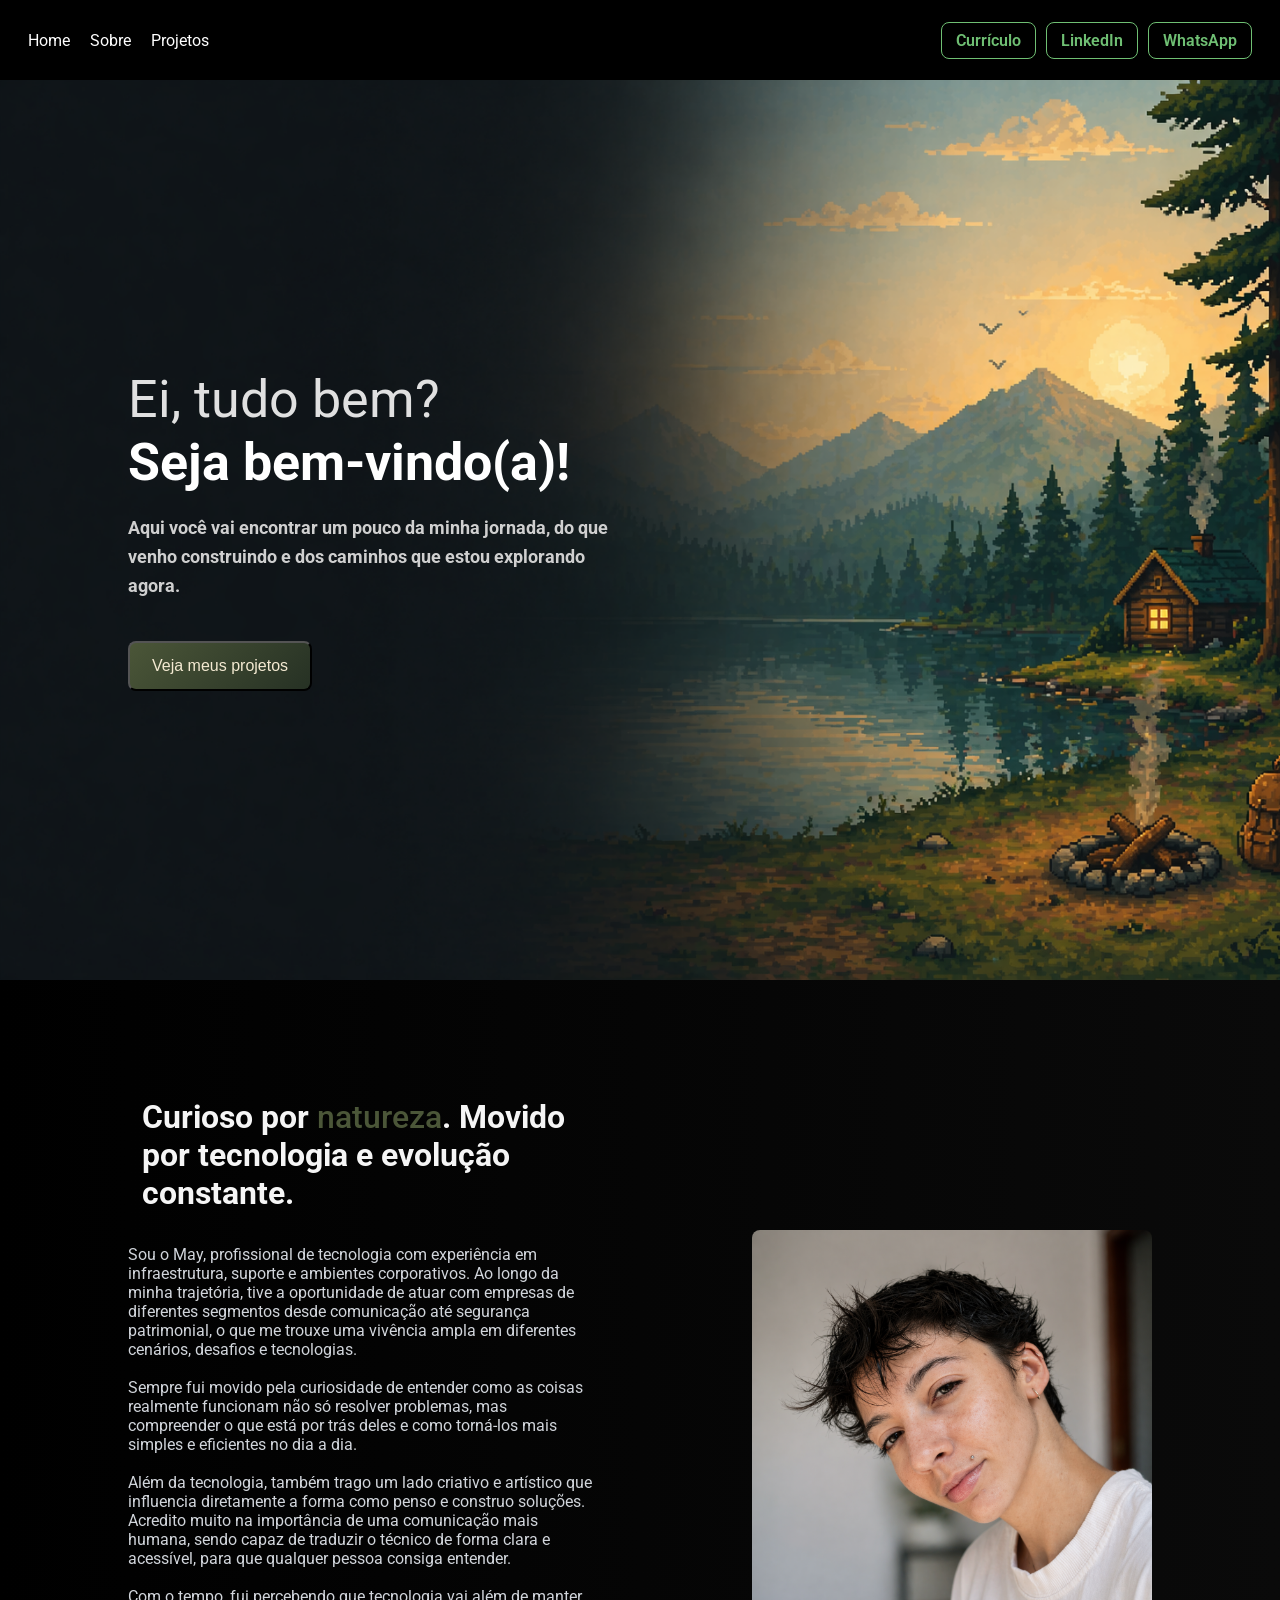
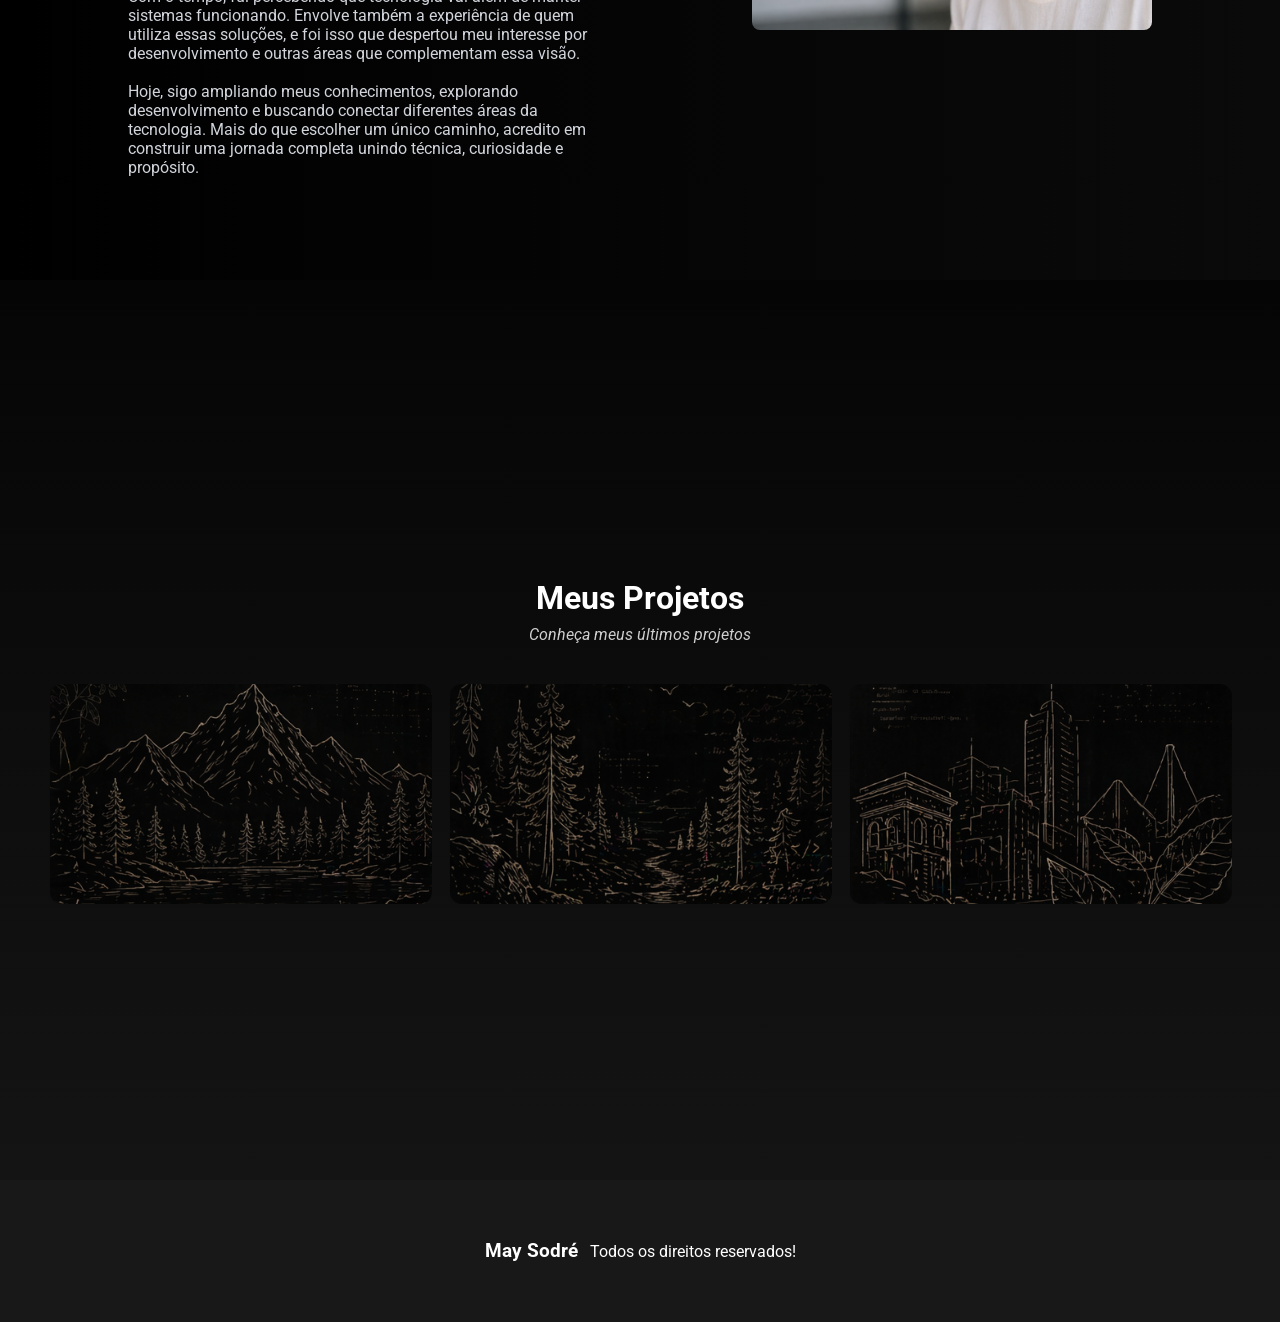
<file: index.html>
<!DOCTYPE html>
<html lang="pt-br">
<head>
    <meta charset="UTF-8">
    <meta name="viewport" content="width=device-width, initial-scale=1.0">
    <link rel="preconnect" href="https://fonts.googleapis.com">
<link rel="preconnect" href="https://fonts.gstatic.com" crossorigin>
<link href="https://fonts.googleapis.com/css2?family=DM+Sans:ital,opsz,wght@0,9..40,100..1000;1,9..40,100..1000&family=Roboto:ital,wght@0,100..900;1,100..900&display=swap" rel="stylesheet">
    <link rel="stylesheet" href="style.css">
    <title>May Sodré</title>
</head>

<body>
    <!--Inicio Header-->

    <nav class="nav">

    <!-- lado esquerdo -->
    <ul class="nav-list">
        <li><a href="#home">Home</a></li>
        <li><a href="#sobre">Sobre</a></li>
        <li><a href="#projetos">Projetos</a></li>
    </ul>

    <!-- lado direito -->
    <div class="contatos">
        <a href="curriculo/curriculo.html" class="action">Currículo</a>
        <a href="#" class="action">LinkedIn</a>
        <a href="#" class="action">WhatsApp</a>
    </div>

</nav>

    <!-- Fim Header -->

    <!-- Inicio Main-->

     <section id="home" class="main">
        <div>
            <h1>
                <span class="light">Ei, tudo bem?</span><br>
                <span class="strong">Seja bem-vindo(a)!</span>
            </h1>
            <h2>
                <p>Aqui você vai encontrar um pouco da minha jornada,
                do que venho construindo e dos caminhos que estou explorando agora.</p>
            </h2>
           
            <a href="#projetos">
                <button class="call-to-action">Veja meus projetos</button>
            </a>
        </div>
     </section>
     <!--Fim Main-->

     <!-- Inicio Sobre -->

    <section id="sobre" class="about">
        <div>
            <h2>Curioso por <span class="highlight">natureza</span>. Movido por tecnologia e evolução constante.</h2>
           
            <br>

            <p>
            Sou o May, profissional de tecnologia com experiência em infraestrutura,
            suporte e ambientes corporativos. Ao longo da minha trajetória, tive a oportunidade
            de atuar com empresas de diferentes segmentos desde comunicação até segurança
            patrimonial, o que me trouxe uma vivência ampla em diferentes cenários,
            desafios e tecnologias.
            </p>
            <br>
            <p>
            Sempre fui movido pela curiosidade de entender como as coisas realmente funcionam
            não só resolver problemas, mas compreender o que está por trás deles e como torná-los
            mais simples e eficientes no dia a dia.
            </p>
            <br>
            <p>
            Além da tecnologia, também trago um lado criativo e artístico que influencia diretamente
            a forma como penso e construo soluções. Acredito muito na importância de uma comunicação
            mais humana, sendo capaz de traduzir o técnico de forma clara e acessível, para que qualquer
            pessoa consiga entender.
            </p>
            <br>
            <p>
            Com o tempo, fui percebendo que tecnologia vai além de manter sistemas funcionando.
            Envolve também a experiência de quem utiliza essas soluções, e foi isso que despertou
            meu interesse por desenvolvimento e outras áreas que complementam essa visão.
            </p>
            <br>
            <p>
            Hoje, sigo ampliando meus conhecimentos, explorando desenvolvimento e buscando
            conectar diferentes áreas da tecnologia. Mais do que escolher um único caminho,
            acredito em construir uma jornada completa unindo técnica, curiosidade e propósito.
            </p>

        </div>

        <img src="imagens/portfolio/foto-perfil.png" alt="foto-perfil">

    </section>

    <!-- Fim sobre-->

    <!-- Inicio Projetos-->

   <section id="projetos" class="projects">
        <h2>Meus Projetos</h2>
        <p>Conheça meus últimos projetos</p>

        <div class="project-list">

            <a href="Projeto - Instagram/index.html" class="project-card">
                <img src="imagens/portfolio/projeto1.png" alt="Foto do primeiro projeto">

                <div class="overlay">

                    <h3>Sujeitogram</h3>

                    <p class="text-desktop">Projeto desenvolvido com foco em responsividade, inspirado no Instagram, mas adaptado para um conceito próprio: 
                    uma rede social voltada à divulgação de trabalhos artísticos, conectando diferentes formas de expressão como música, arte e cultura urbana.
                    
                    <br>
                    <br>
                    
                    Clique para visualizar! 
                </p>

                <p class="text-mobile">
                    Rede social conceitual para arte e cultura urbana.
                </p>

                </div>
            </a>

            <div class="project-card">
                <img src="imagens/portfolio/projeto2.png" alt="Foto projeto 2">

                <div class="overlay">
                    <h3>Em desenvolvimento</h3>
                    <p>Novas experiências estão tomando forma.</p>
                </div>
            </div>

            <div class="project-card">
                <img src="imagens/portfolio/projeto3.png" alt="Foto projeto 3">

                <div class="overlay">
                      <h3>Em desenvolvimento</h3>
                    <p>Novas experiências estão tomando forma.</p>
                </div>
            </div>

        </div>

          


    </section>
    <!-- Final Projetos-->
     
    <!-- Inicio Rodapé-->

    <footer> 
        <h3>
            <a href="#">May Sodré</a>
         </h3>
        <p>Todos os direitos reservados!</p>

    </footer>

    <!-- Fim Rodapé-->

</body>
</html>
</file>
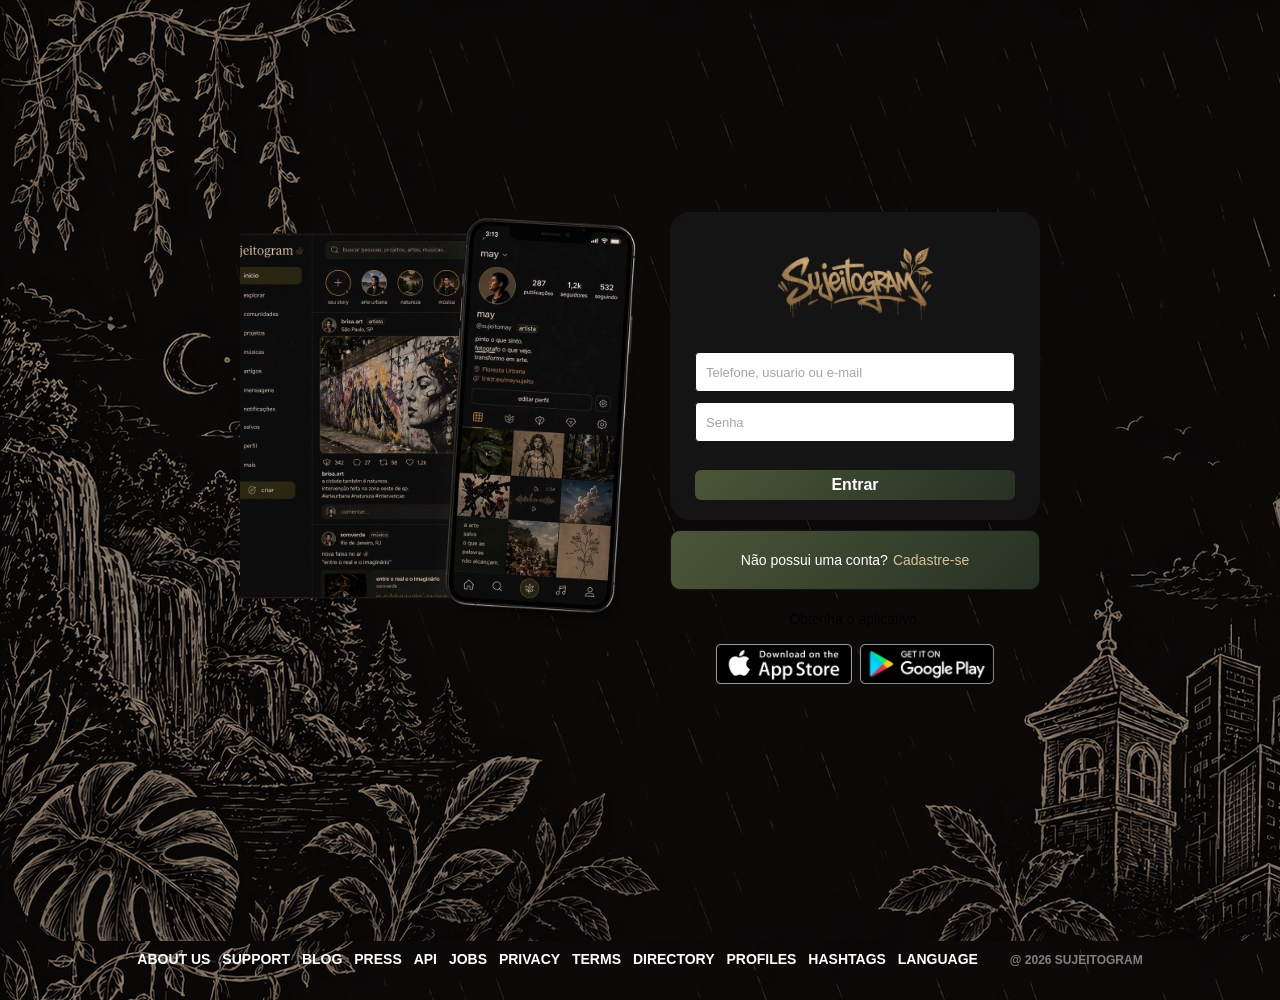
<file: Projeto - Instagram/index.html>
<!DOCTYPE html>
<html lang="pt-br">
<head>
    <meta charset="UTF-8">
    <meta name="viewport" content="width=device-width, initial-scale=1.0">
    <link rel="stylesheet" href="style.css">
    <title>Sujeitogram</title>
</head>
<body>
        <!-- AREA WRAPPER - QUE ENGLOBA TUDO-->
    <div id="wrapper">
        <!-- AREA CONTAINER -->
        <div id="container">
            <!-- Area esquerda-->
            <div class="column left"> 

                <div class="main"> </div>

            </div>

            <!--FIM DA AREA ESQUERDA-->

            <!-- Area direita-->
            <div class="column right">

                <div class="login-painel">

                    <div class="logo">
                        <img class="logo-img" src="assets/sujeitogram-logo.png" alt="logo do Sujeitogram">
                    </div>

                    <form>
                        <input placeholder="Telefone, usuario ou e-mail" type="text" name="username">
                        <input placeholder="Senha" type="password" name="password">
                        <br>
                        <input type="submit" value="Entrar">
                    </form>

                </div>
                <div class="infobox">
                    <p>Não possui uma conta? </p> <a href="cadastro.html"> Cadastre-se</a>
                </div>

                <div class="get-app-painel"> 
                    Obtenha o aplicativo.
                    <div class="app-buttons">
                        <a href="#">
                            <img src="assets/appstore.png" alt="Baixe na AppStore">
                        </a>
                        <a href="#">
                            <img src="assets/googleplay.png" alt="Baixe na googleplay">
                        </a>
                    </div>
                </div>
            </div>
            <!--FIM DA AREA ESQUERDA-->
        </div>
            <!--FIM DA AREA CONTAINER-->

            <!--INICIO RODAPE-->
        <footer>
            <div class="footer-inner">
                <a href="#">About us</a>
                <a href="#">Support</a>
                <a href="#">Blog</a>
                <a href="#">Press</a>
                <a href="#">API</a>
                <a href="#">Jobs</a>
                <a href="#">Privacy</a>
                <a href="#">Terms</a>
                <a href="#">Directory</a>
                <a href="#">Profiles</a>
                <a href="#">Hashtags</a>
                <a href="#">Language</a>
            <div class="text-small">@ 2026 Sujeitogram </div>
            </div>

        </footer>
    </div>
    
</body>
</html>
</file>
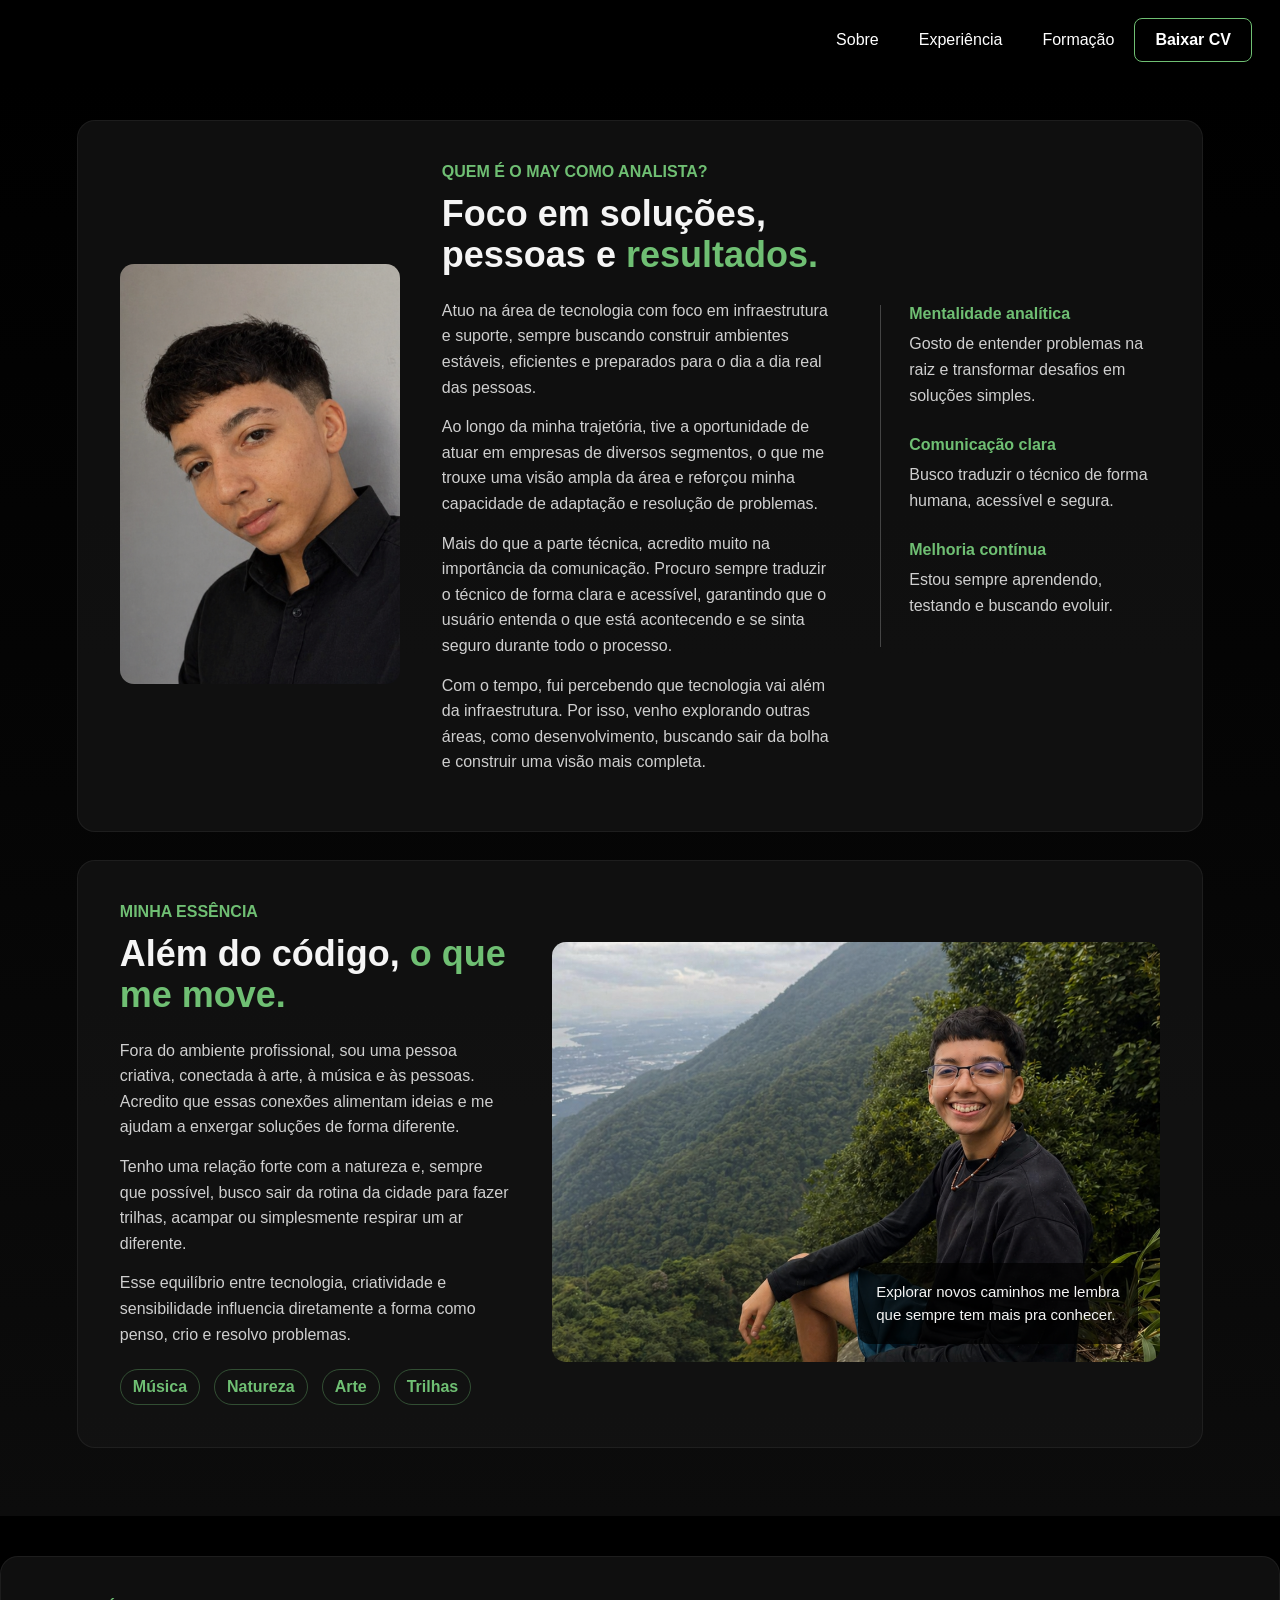
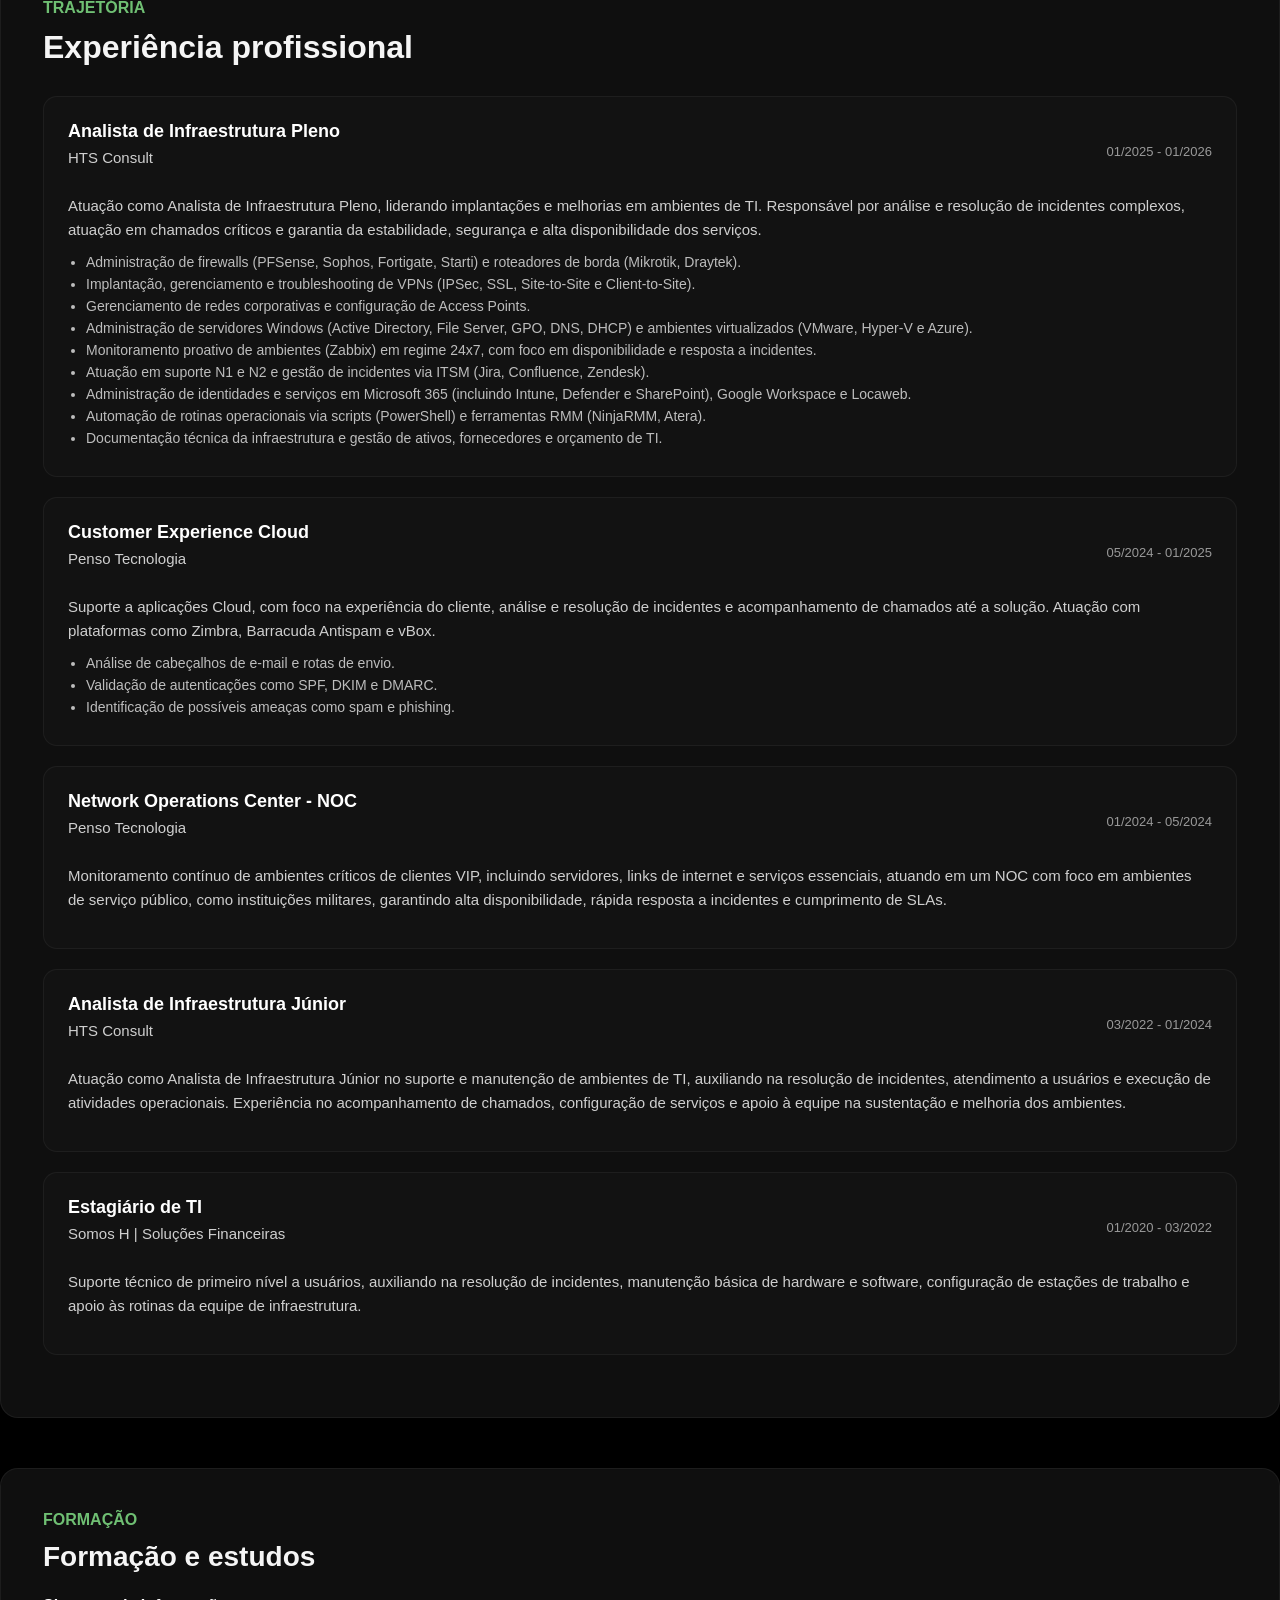
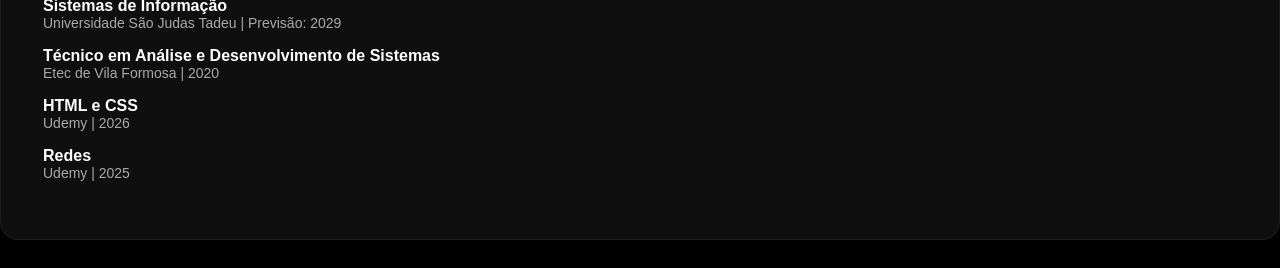
<file: curriculo/curriculo.html>
<!DOCTYPE html>
<html lang="pt-br">

<head>
    <meta charset="UTF-8">
    <meta name="viewport" content="width=device-width, initial-scale=1.0">

    <!-- Fontes do Google -->
    <link rel="preconnect" href="https://fonts.googleapis.com">
    <link rel="preconnect" href="https://fonts.gstatic.com" crossorigin>
    <link 
        href="https://fonts.googleapis.com/css2?family=DM+Sans:wght@400;500;600;700&display=swap" 
        rel="stylesheet"
    >

    <!-- CSS específico da página de currículo -->
    <link rel="stylesheet" href="style-cv.css">

    <title>Currículo | May Sodré</title>
</head>

<body>

    <!-- Início Header -->
    <nav class="nav">
        <ul class="nav-list">
           
            <li><a href="#about">Sobre</a></li>
            <li><a href="#experience">Experiência</a></li>
            <li><a href="#formation">Formação</a></li>
             <a href="arquivos/Currículo - May Sodré.pdf" download class="btn-download">
                Baixar CV
            </a>
        </ul>
    </nav>
    <!-- Fim Header -->


    <!-- Início Conteúdo Principal -->
    <main id="about" class="resume-page">

        <!-- Bloco 1: May profissional -->
        <section class="resume-card professional-section">

            <!-- Imagem profissional -->
            <div class="resume-photo">
                <img src="imagens/may-corporativo.png" alt="Foto de May Sodré">
            </div>

            <!-- Texto principal profissional -->
            <div class="resume-content">
                <span class="section-label">Quem é o  May como Analista?</span>

                <h1>
                    Foco em soluções, pessoas e 
                    <span>resultados.</span>
                </h1>

                <p>
                    Atuo na área de tecnologia com foco em infraestrutura e suporte,
                    sempre buscando construir ambientes estáveis, eficientes e preparados
                    para o dia a dia real das pessoas.
                </p>

                <p>
                    Ao longo da minha trajetória, tive a oportunidade de atuar em empresas
                    de diversos segmentos, o que me trouxe uma visão ampla da área e reforçou minha
                    capacidade de adaptação e resolução de problemas.
                </p>

                <p>
                    Mais do que a parte técnica, acredito muito na importância da comunicação.
                    Procuro sempre traduzir o técnico de forma clara e acessível, garantindo
                    que o usuário entenda o que está acontecendo e se sinta seguro durante
                    todo o processo.
                </p>

                <p>
                    Com o tempo, fui percebendo que tecnologia vai além da infraestrutura.
                    Por isso, venho explorando outras áreas, como desenvolvimento, buscando
                    sair da bolha e construir uma visão mais completa.
                </p>
            </div>

            <!-- Pontos fortes / diferenciais -->
            <aside class="resume-highlights">
                <div class="highlight-item">
                    <h3>Mentalidade analítica</h3>
                    <p>Gosto de entender problemas na raiz e transformar desafios em soluções simples.</p>
                </div>

                <div class="highlight-item">
                    <h3>Comunicação clara</h3>
                    <p>Busco traduzir o técnico de forma humana, acessível e segura.</p>
                </div>

                <div class="highlight-item">
                    <h3>Melhoria contínua</h3>
                    <p>Estou sempre aprendendo, testando e buscando evoluir.</p>
                </div>
            </aside>

        </section>


        <!-- Bloco 2: Essência / lado pessoal -->
        <section class="resume-card essence-section">

            <!-- Texto pessoal -->
            <div class="essence-content">
                <span class="section-label">Minha essência</span>

                <h2>
                    Além do código, 
                    <span>o que me move.</span>
                </h2>

                <p>
                    Fora do ambiente profissional, sou uma pessoa criativa, conectada à arte,
                    à música e às pessoas. Acredito que essas conexões alimentam ideias e me
                    ajudam a enxergar soluções de forma diferente.
                </p>

                <p>
                    Tenho uma relação forte com a natureza e, sempre que possível, busco sair
                    da rotina da cidade para fazer trilhas, acampar ou simplesmente respirar
                    um ar diferente.
                </p>

                <p>
                    Esse equilíbrio entre tecnologia, criatividade e sensibilidade influencia
                    diretamente a forma como penso, crio e resolvo problemas.
                </p>

                <!-- Tags de interesses -->
                <div class="interest-tags">
                    <span>Música</span>
                    <span>Natureza</span>
                    <span>Arte</span>
                    <span>Trilhas</span>
                </div>
            </div>

            <!-- Imagem pessoal / trilha -->

            <div class="essence-photo">
                <img src="imagens/may-pessoal.png" alt="May em contato com a natureza">

                <!-- Frase sobreposta na imagem -->
                <div class="quote-box">
                    <p>
                        Explorar novos caminhos me lembra que sempre tem mais pra conhecer.
                    </p>
                </div>
            </div>

        </section>

    </main>

    <!-- Fim Conteúdo Principal -->

    <!-- Início Experiência -->
<section id="experience" class="resume-card experience-section">

    <span class="section-label">Trajetória</span>
    <h2>Experiência profissional</h2>

    <!-- Experiência 1 -->
    <article class="experience-item">
        <div class="experience-header">
            <div>
                <h3>Analista de Infraestrutura Pleno</h3>
                <p class="company">HTS Consult</p>
            </div>

            <span class="period">01/2025 - 01/2026</span>
        </div>

        <p>
            Atuação como Analista de Infraestrutura Pleno, liderando implantações e melhorias em ambientes de TI. 
            Responsável por análise e resolução de incidentes complexos, atuação em chamados críticos e garantia da estabilidade, segurança e alta disponibilidade dos serviços.
        </p>

        <ul>
            <li>Administração de firewalls (PFSense, Sophos, Fortigate, Starti) e roteadores de borda (Mikrotik, Draytek).</li>
            <li>Implantação, gerenciamento e troubleshooting de VPNs (IPSec, SSL, Site-to-Site e Client-to-Site).</li>
            <li>Gerenciamento de redes corporativas e configuração de Access Points.</li>
            <li>Administração de servidores Windows (Active Directory, File Server, GPO, DNS, DHCP) e ambientes virtualizados (VMware, Hyper-V e
                Azure).
            </li>
            <li> Monitoramento proativo de ambientes (Zabbix) em regime 24x7, com foco em disponibilidade e resposta a incidentes.</li>
            <li>Atuação em suporte N1 e N2 e gestão de incidentes via ITSM (Jira, Confluence, Zendesk).</li>
            <li>Administração de identidades e serviços em Microsoft 365 (incluindo Intune, Defender e SharePoint), Google Workspace e
                Locaweb.
            </li>
            <li>Automação de rotinas operacionais via scripts (PowerShell) e ferramentas RMM (NinjaRMM, Atera).</li>
            <li> Documentação técnica da infraestrutura e gestão de ativos, fornecedores e orçamento de TI.</li>

        </ul>
    </article>

    <!-- Experiência 2 -->
    <article class="experience-item">
        <div class="experience-header">
            <div>
                <h3>Customer Experience Cloud</h3>
                <p class="company">Penso Tecnologia</p>
            </div>

            <span class="period">05/2024 - 01/2025</span>
        </div>

        <p>
            Suporte a aplicações Cloud, com foco na experiência do cliente,
            análise e resolução de incidentes e acompanhamento de chamados até a solução.
            Atuação com plataformas como Zimbra, Barracuda Antispam e vBox.
        </p>

        <ul>
            <li>Análise de cabeçalhos de e-mail e rotas de envio.</li>
            <li>Validação de autenticações como SPF, DKIM e DMARC.</li>
            <li>Identificação de possíveis ameaças como spam e phishing.</li>
        </ul>
    </article>

    <!-- Experiência 3 -->
    <article class="experience-item">
        <div class="experience-header">
            <div>
                <h3>Network Operations Center - NOC</h3>
                <p class="company">Penso Tecnologia</p>
            </div>

            <span class="period">01/2024 - 05/2024</span>
        </div>

        <p>
            Monitoramento contínuo de ambientes críticos de clientes VIP, incluindo servidores, links de internet e serviços essenciais,
            atuando em um NOC com foco em ambientes de serviço público, como instituições militares, garantindo alta disponibilidade,
            rápida resposta a incidentes e cumprimento de SLAs.
        </p>
    </article>

    <!-- Experiência 4 -->
    <article class="experience-item">
        <div class="experience-header">
            <div>
                <h3>Analista de Infraestrutura Júnior</h3>
                <p class="company">HTS Consult</p>
            </div>

            <span class="period">03/2022 - 01/2024</span>
        </div>

        <p> Atuação como Analista de Infraestrutura Júnior no suporte e manutenção de ambientes de TI, auxiliando na resolução de incidentes, 
            atendimento a usuários e execução de atividades operacionais. Experiência no acompanhamento de chamados, 
            configuração de serviços e apoio à equipe na sustentação e melhoria dos ambientes.
        </p>

    </article>

    <!-- Experiência 5 -->
    <article class="experience-item">
        <div class="experience-header">
            <div>
                <h3>Estagiário de TI</h3>
                <p class="company">Somos H | Soluções Financeiras</p>
            </div>

            <span class="period">01/2020 - 03/2022</span>
        </div>

        <p>
            Suporte técnico de primeiro nível a usuários, auxiliando na resolução
            de incidentes, manutenção básica de hardware e software, configuração
            de estações de trabalho e apoio às rotinas da equipe de infraestrutura.
        </p>
    </article>

</section>
<!-- Fim Experiência -->

<!-- Início Formação -->
<section id="formation" class="resume-card education-section">

    <span class="section-label">Formação</span>
    <h2>Formação e estudos</h2>

    <div class="education-item">
        <h3>Sistemas de Informação</h3>
        <p>Universidade São Judas Tadeu | Previsão: 2029</p>
    </div>

    <div class="education-item">
        <h3>Técnico em Análise e Desenvolvimento de Sistemas</h3>
        <p>Etec de Vila Formosa | 2020</p>
    </div>

    <div class="education-item">
        <h3>HTML e CSS</h3>
        <p>Udemy | 2026</p>
    </div>

    <div class="education-item">
        <h3>Redes</h3>
        <p>Udemy | 2025</p>
    </div>

</section>
<!-- Fim Formação -->

</body>

</html>
</file>
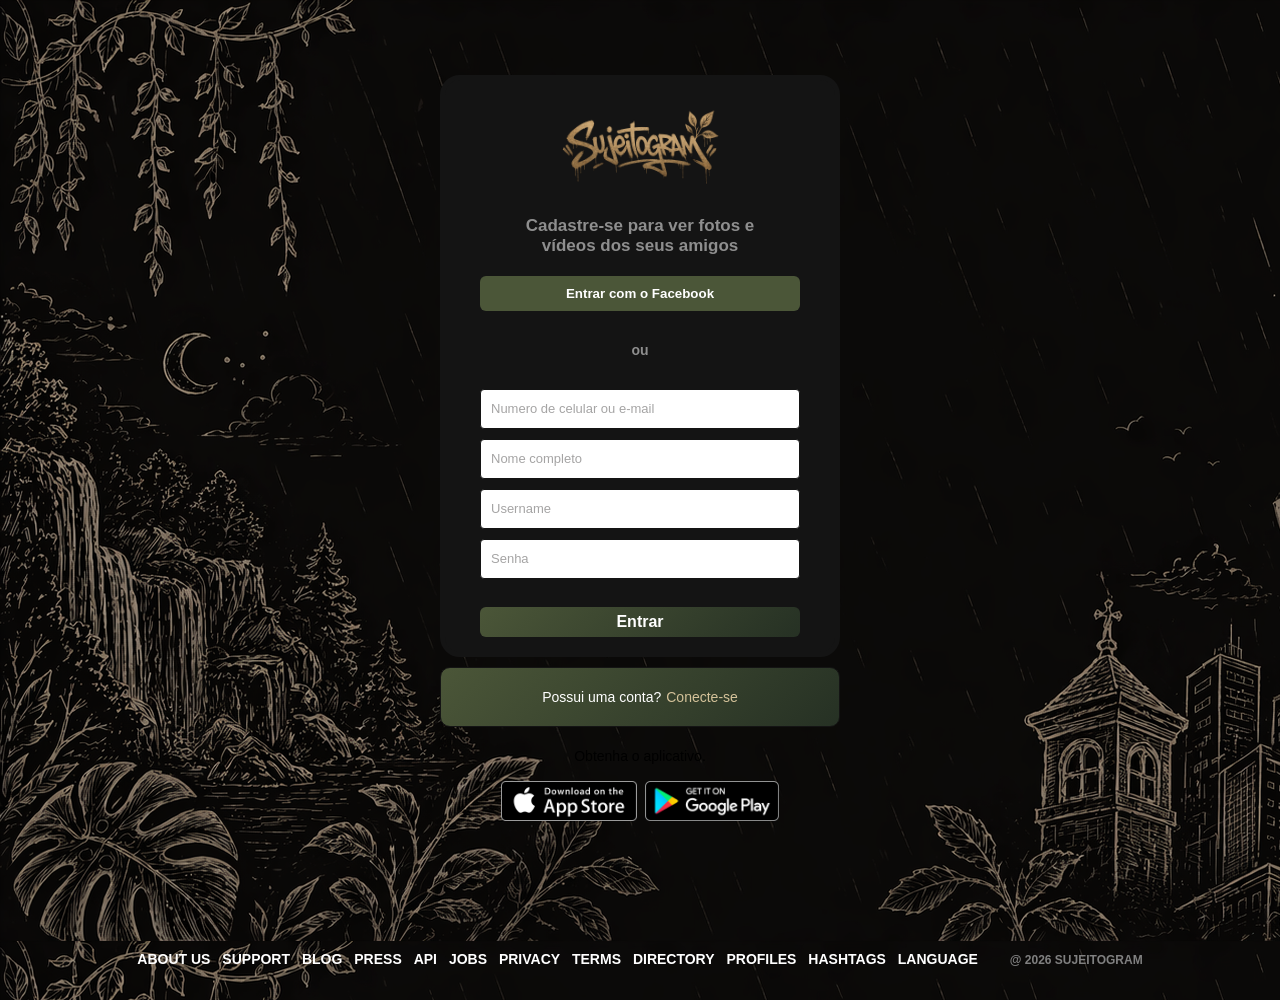
<file: Projeto - Instagram/cadastro.html>
<!DOCTYPE html>
<html lang="pt-br">
<head>
    <meta charset="UTF-8">
    <meta name="viewport" content="width=device-width, initial-scale=1.0">
    <link rel="stylesheet" href="style.css">
    <title>Faça seu cadastro - Sujeitogram</title>
</head>
<body>
        <!-- AREA WRAPPER - QUE ENGLOBA TUDO-->
    <div id="wrapper">
        <!-- AREA CONTAINER -->
        <div id="container-cadastro">
           

            <!--FIM DA AREA ESQUERDA-->

            <!-- Area direita-->
            <div class="column">

                <div class="login-painel">

                    <div class="logo">
                        <img class="logo-img" src="assets/sujeitogram-logo.png" alt="logo do Sujeitogram">
                    </div>
                    <div class="message">
                        <span>Cadastre-se para ver fotos e vídeos dos seus amigos</span>
                    </div>

                    <button class="cta-button"> Entrar com o Facebook</button>

                    <div class="divisor-container">
                        <div class="line"></div>
                        <div class="divisor-tag">ou</div>
                        <div class="line"></div>
                    </div>

                    <form>
                        <input placeholder="Numero de celular ou e-mail" type="text" name="email">
                        <input placeholder="Nome completo" type="text" name="name">
                        <input placeholder="Username" type="text" name="username">
                        <input placeholder="Senha" type="password" name="password">
                        <br>
                        <input type="submit" value="Entrar">
                    </form>

                </div>
                <div class="infobox">
                    <p>Possui uma conta? </p> <a href="index.html"> Conecte-se </a>
                </div>

                <div class="get-app-painel"> 
                    Obtenha o aplicativo.
                    <div class="app-buttons">
                        <a href="#">
                            <img src="assets/appstore.png" alt="Baixe na AppStore">
                        </a>
                        <a href="#">
                            <img src="assets/googleplay.png" alt="Baixe na googleplay">
                        </a>
                    </div>
                </div>
            </div>
            
        </div>
            <!--FIM DA AREA CONTAINER-->

            <!--INICIO RODAPE-->
        <footer>
            <div class="footer-inner">
                <a href="#">About us</a>
                <a href="#">Support</a>
                <a href="#">Blog</a>
                <a href="#">Press</a>
                <a href="#">API</a>
                <a href="#">Jobs</a>
                <a href="#">Privacy</a>
                <a href="#">Terms</a>
                <a href="#">Directory</a>
                <a href="#">Profiles</a>
                <a href="#">Hashtags</a>
                <a href="#">Language</a>
            <div class="text-small">@ 2026 Sujeitogram </div>
            </div>

        </footer>
    </div>
    
</body>
</html>
</file>
<file: style.css>
*{
    margin: 0;
    padding: 0;
    outline: 0;
    box-sizing: border-box;

}

body { /* Corpo do site*/

    font-family: 'Roboto', sans-serif;
    background-color: #000;
    
}

html {
    scroll-behavior: smooth; /* Estou definindo que ao clicar nas opções terá uma transição mais leve*/
}

/*Inicio Header */

.nav { /*Todo o espaço do cabeçalho*/
    background: rgba(0, 0, 0, 0.8);
    height: 80px;
    width: 100%;
    display: flex;
    justify-content: space-between; /* joga um bloco pra cada lado */
    align-items: center; /* centraliza na vertical */
    position: sticky;
    top: 0;
    z-index: 9;
    padding: 0 28px; /* respiro nas laterais */
}

.nav-list { /*posição das opções Home, Sobre e Projetos*/
    display: flex;
    list-style: none;
    align-items: center;
    gap: 20px;
}

.nav-list a {
    text-decoration: none;
    color: #FFFFFF;
    padding: 10px 0;
}

.contatos {
    display: flex;
    gap: 10px;
}

.action { /*botões dos contatos*/
    cursor: pointer;
    text-decoration: none;

    border: 1px solid #6fbf73;
    color: #6fbf73;
    padding: 8px 14px;
    border-radius: 8px;
    font-weight: 600; /*negrito*/
    transition: 0.9s; /*velocidade da transição do botão*/
}


.nav-list a:hover { /*Aqui configurei o que fazer quando o cursos estiver posicionado nas opções*/
color: #FFFFFF;
}

/* Fim Header*/

/* Inicio Main */

.main { /*Aqui configurei a 1° área, definindo, cor, tamanho, imagem etc*/
    
    display: flex;
    align-items: center;
    width: 100%;
    background-color: #000;
    background-size: cover;
    height: calc(100vh - 0px);
    background-image: url(imagens/portfolio/fundo-dia.png);
    padding-left: 10%;
    min-height: 100vh;

   

}

.main h1 { /* Aqui configurei o título da 1°área*/
    
    font-size: 52px;
    line-height: 1.2;
    margin-bottom: 20px;
}

.light { /* Formatação da 1° linha*/
    font-weight: 400;
    color: #e0e0e0;
}

.strong { /* Formatação da 2° linha*/
    font-weight: 700;
    color: #ffffff;
}
.main p { /*Formatação do subtexto da 1° área*/
    color: #cfcfcf;
    font-size: 18px;
    line-height: 1.6;
    max-width: 480px;
    margin-bottom: 40px;
    
}

.call-to-action { /* Aqui eu configurei o botão da 1° área*/
    background: linear-gradient(135deg, #4b5638, #263124);
    color: #f4ead2;
    padding: 14px 22px;
    border-radius: 8px;
    font-size: 16px;
    font-weight: 600px;
    cursor: pointer;
    transition: 0.9s; /*velocidade da transição do botão*/
    
} 

.call-to-action:hover{ /* Aumentar o tamanho do Botão ao posicionar o cursos*/
    transform: scale(1.1);
    
}

.main a{
    text-decoration: none;
    color: #181818;

}

/* Fim Main*/

/* Inicio Sobre*/

.about {  /* Configuração da janela*/

    min-height: 100vh; /* Mínimo de ocupação da tela*/
    position: relative;
    overflow: hidden;
    background-size: cover;
    background-position: center;
    background-repeat: no-repeat;
    background: linear-gradient(
    to right,
    #000000 0%,
    #050505 50%,
    #0a0a0a 100%
    );
    color: #cfcfcf;
    width: 100%;
    padding: 80px 10%;
    display: flex;
    align-items: center;
    justify-content: space-between;
}

.about div{  /*Configuração do espaço do conteúdo*/
    max-width: 50%;
    padding-right: 40px;
}




.about img { /*Configuração da imagem*/
    max-width: 400px;
    border-radius: 8px;
}


.about div h2{
    color:#f5f5f5;
    font-size: 32px;
    margin: 14px;
}

.about div p{  /*Configuração da descrição*/
    color: #d1d5db;
}

.highlight { /*Detalhe na fonte em verde*/
    color: #4b5638; /* verde que já utilizo */
    font-weight: 500; /* mais destaque no texto*/
}


.about div,

.about img {
    position: relative;
    z-index: 1; /*Controle de camada*/
}



/* Inicio Projeto */

.projects { /*Configuração da janela*/
    min-height: 100vh;
     background: linear-gradient(
        to bottom,
        #050505 0%,
        #0c0c0c 45%,
        #141414 100%
    );
    width: 100%;
    display: flex;
    flex-direction: column;
    align-items: center;
    justify-content: center;
    padding-top: 80px;
    padding-bottom: 80px;
  
}


  
.projects h2 { /*Configuração do Texto*/
        font-size: 32px;
        margin-bottom: 8px;
        margin-top: 30px;
        color: #ffffff;
    }

.projects p { /*Configuração do parágrafo*/
    margin-bottom: 40px;
    font-style: italic;
    color: #cfcfcf;
}

.project-list { /*Container dos projetos*/
    width: 100%;
    margin-bottom: 8px;
    display: flex;
    justify-content: center;
    align-items: center;
    gap: 16px;
    flex-wrap: wrap;
    
}

.projects img { /*Imagens */
    cursor: pointer;
    border-radius: 12px;
    overflow: hidden;
    width: auto;
    height: 220px;
    object-fit: cover;
    margin-left: 0.5% ;
    margin-right: 0.5%;
    opacity: 0.9;
    
}

.projects img:hover{ /*Transição das imagens*/
    opacity: 2;
    transform: scale(1.08); /* leve zoom interno */
    transition: 1s; /* tempo de transição ao posicionar o cursos*/
}

/* card */
.project-card {
    position: relative;
    width: 30%;
    height: 220px;
    border-radius: 12px;
    overflow: hidden;
    cursor: pointer;
    display: block;
}

/* imagem */
.project-card img {
    width: 100%;
    height: 100%;
    object-fit: cover;
    display: block;

    transition: 0.4s ease;
}

/* sobreposição (camada escura + texto) */
.overlay {
    position: absolute;
    inset: 0; /* top, right, bottom e left = 0 */

    background: linear-gradient(
        to top,
        rgba(0,0,0,0.85),
        rgba(0,0,0,0.3)
    );

    display: flex;
    flex-direction: column;
    justify-content: center;
    align-items: center;
    text-align: center;
    opacity: 0;
    transition: 0.4s ease;
    padding: 20px;
}

/* HOVER (passar o mouse) */
.project-card:hover img {
    transform: scale(1.08);
    filter: brightness(0.5);
}

.project-card:hover .overlay {
    opacity: 1;
}

/* texto dos cards*/
.overlay h3 { /* Título */

    color: #ffffff;
    font-size: 18px;
    margin-bottom: 8px;
}

.text-desktop {
    color: #cfcfcf;
    font-size: 14px;
}

.text-mobile {
    display: none;
}


.action:hover {
    transform: scale(1.1);
}

/* Fim Projetos*/

/*Contatos*/

/*Inicio rodapé*/

footer {
    width: 100%;
    background-color: #181818;
    padding: 60px 0;
    color: #FFFFFF;
    display: flex;
    justify-content: center;
    align-items: center;
}

footer a {
    text-decoration: none;
    color: #FFFFFF;
}

footer p{
    margin-left: 12px;
}

/*Fim rodapé*/

/* Responsividade */

@media (max-width: 768px) {
    .nav {
        height: auto;
        flex-direction: column;
        justify-content: center;
        gap: 12px;
        padding: 16px 20px;
    }

    .nav-list {
        gap: 14px;
        margin-right: 0;
        flex-wrap: wrap;
        justify-content: center;
    }

    .nav-list a {
        padding: 6px 0;
        font-size: 14px;
    }

    .contatos {
        justify-content: center;
        flex-wrap: wrap;
        gap: 8px;
    }

    .action {
        font-size: 13px;
        padding: 7px 10px;
    }
}

@media (max-width: 900px) {

  header {
    padding: 24px 6%;
  }

  .main {
    padding: 0 6%;
    background-position: center;
  }

  .main h1 {
    font-size: 42px;
  }

  .main p {
    max-width: 100%;
    font-size: 16px;
  }

  .about {
    flex-direction: column;
    text-align: left;
    padding: 80px 6%;
    gap: 40px;
  }


  .about div {
    max-width: 100%;
    padding-right: 0;
  }

  .about img {
    max-width: 100%;
    width: 100%;
  }

  .projetos {
    grid-template-columns: repeat(2, 1fr);
    padding: 0 6%;
  }

    .overlay {
        opacity: 1;
        justify-content: center;
        text-align: center;
        background: linear-gradient(
            to top,
            rgba(0,0,0,0.9),
            rgba(0,0,0,0.15)
        );
    }


    .overlay h3 {
        margin-bottom: 6px;
        text-align: center;
        font-size: 12px;
        
    }

    .overlay p {
        font-size: 10px;
    }


     .text-desktop {
        display: none;
    }

    .text-mobile {
        display: block;
        font-size: 12px;
    }

    .project-card:hover img {
        transform: none;
        filter: none;
    }

    .contatos {
       display: flex;
        justify-content: center;
        gap: 16px;
        width: 100%;
    }


}
</file>
<file: Projeto - Instagram/style.css>
*{
    margin: 0;
    padding: 0;
    box-sizing: border-box;
}

a{
    color: var(--button-primary);
    text-decoration: none;
}

body{
    --background: #FAFAFA;
    --white: #FFFFFF;
    --black: #000000;
    --button-primary: #4b5638;
    --border-primary: #141414;

    
    background-image: url(assets/fundo-preto3.png);
    height: 100%;
    width: 100%;
    font-family: Arial, Helvetica, sans-serif;
    font-size: 14px;
    line-height: 18px;

}

#wrapper{
    height: 100vh;
}

#container{
    margin: 0 auto;
    min-height: 100%;
    width: 800px;
    display: flex;
    align-items: center;
}

.column {
    flex-grow: 1;
    width: 50%;
}

.left { /* Lado esquerdo*/
    background-image: url(assets/imagem-login.png);
    background-size: 620px;
    background-repeat: no-repeat;
    background-position: center;
    height: 550px;
    margin-bottom: 50px;
}

.right { /* Lado direito*/
    padding-left: 30px;

}

.login-painel { /*Estilizei o campo de login e senha*/
    background-color: #141414;
    border: 5px solid #141414;
    border-radius: 20px;
    text-align: center;
    padding: 5px 0;
}

.logo-img {
    width: 175px;
}

form{ /*Estilizei os campos dentro do formulário*/
display: flex;
flex-direction: column;
align-items: center;
justify-content: center;
}

input[type="password"], input[type="text"]{ /*Estilizei os botões*/
    background-color: var(--white);
    border: 1px solid var(--border-primary);
    height: 40px;
    border-radius: 4px;
    margin-top: 10px;
    padding: 10px;
    font-size: 13px;
    width: 320px;
    color: var(--black);
}

input[type="password"]::placeholder, input[type="text"]::placeholder{ /*Defini a cor do texto pronto dentro dos campos*/
    color: rgb(165, 164, 164);

}

input[type="password"]:focus, input[type="text"]:focus{ /* Tirei a borda ao clicar no campo*/
    outline: 0;
    border: 1px solid #a1a1a1;
}

input[type="submit"]{ /* Botão de entrar*/
    width: 320px;
    margin-top: 10px;
    height: 30px;
    border: 0;
    background: linear-gradient(
    135deg,
    #4b5638,
    #263124
    );
    color: var(--white);
    border-radius: 6px;
    font-size: 16px;
    font-weight: bold;
    margin-bottom: 10px;
    cursor: pointer;
}



.infobox {
    background: linear-gradient(
    135deg,
    #4b5638,
    #263124
    );
    color: #FFFFFF;
    height: 60px;
    border: 1px solid var(--border-primary);
    border-radius: 10px;
    padding: 20px 0;
    margin: 10px auto 0;
    display: flex;
    justify-content: center;
    align-items: center;

}

.infobox p{
    
    margin-right: 5px;
}

.infobox p a{
    font-weight: bold;
    user-select: none;
}

.infobox a {
    color: #d4c29a;
}

.get-app-painel {
    text-align: center; 
    padding-top: 20px;
    
}

.app-buttons {
   margin-top: 16px;
    
}

.app-buttons img{
    height: 40px;
    padding: 0 2px;
    
}

footer{
    text-align: center;
    height: 50px;
    margin-top: 50px;
}

footer a{
    color: var(--white);
    text-transform: uppercase;
    font-weight: bold;
    margin-right: 8px;
}

.text-small {
    font-size: 12px;
    font-weight: bold;
    color: grey;
    text-transform: uppercase;
    padding-left: 20px;
    display: inline-block;
}

/*Página Cadastro*/

#container-cadastro{
    margin: 0 auto;
    min-height: 100%;
    max-width: 400px;
    display: flex;
    align-items: center;
}

.message{
    margin: 10px 70px;
}

.message span{
    text-align: center;
    font-size: 17px;
    font-weight: bold;
    line-height: 20px;
    color: #8e8e8e;
}

.cta-button {
    width: 320px;
    margin: 10px 0;
    height: 35px;
    background-color: var(--button-primary);
    color: var(--white);
    border: 0;
    border-radius: 6px;
    cursor: pointer;
    font-weight: bold;
}

.divisor-container{
    display: flex;
    justify-content: center;
    align-items: center;
    margin: 10px 0px;
}

.line { /* Linha da divisória */
    height: 1px;
    background-color: var(--border-primary);
    width: 35%;
}

.divisor-tag { /* palavra "ou" */
    font-weight: bold;
    margin: 0 2.5;
    color: #8e8e8e;
    padding: 10px;
    user-select: none;
}

/*FIM Página Cadastro*/

/*Responsividade*/

@media(max-width: 850px){
    .left{
        display: none;
    }

    #container{
    width: 70%;
    }
    .right{
        padding-left: 0;
    }
}

@media (max-width: 560px) {
    #container{
        width: 90%;
    }

    #container-cadastro {
        width: 90%;
    }

    input[type="password"], input[type="text"], input[type="submit"] {
        width: 80%;
    }

    .cta-button {
        width: 85%;
    }

    .message {
        margin: 10px 25px;
    }

    footer a {
        font-size: 11px;
    }

    .text-small{
        font-size: 10px;
    }

}
</file>
<file: curriculo/style-cv.css>
*{
    margin: 0;
    padding: 0;
    outline: 0;
    box-sizing: border-box;

}

body { /* Corpo do site*/

    font-family: 'Roboto', sans-serif;
    background-color: #000;
    
}

html {
    scroll-behavior: smooth; /* Estou definindo que ao clicar nas opções terá uma transição mais leve*/
}

/*Inicio Header */

.nav{ /* Aqui eu configurei a área do cabeçalho */
    
    background: rgba(0, 0, 0, 0.8);
    height: 80px;
    width: 100%;
    display: flex;
    justify-content: flex-end; 
    position: sticky;
    top: 0;
    z-index: 9; /* Defino a camada do objeto*/
    
    
}

.nav-list { /* Aqui configurei a posição das opções*/
    display: flex;
    list-style: none;
    align-items: center;
    margin-right: 28px ;
    
    
}

.nav-list a{ /* Aqui defini cor e tamanho das opções do cabeçalho*/
    text-decoration: none;
    color: #FFFFFF;
    padding: 12px 20px;
}

.btn-download {
    border: 1px solid #6fbf73;
    color: #6fbf73;
    padding: 8px 14px;
    border-radius: 8px;
    font-weight: 600; /*negrito*/
    transition: 0.3s;
}

/* hover */
.btn-download:hover {
    background: #6fbf73;
    color: #000;
}

.nav-list a:hover { /*Aqui configurei o que fazer quando o cursos estiver posicionado nas opções*/
color: #FFFFFF;
}

/* Fim Header*/

/* Início Currículo */

.resume-page {
    width: 100%;
    padding: 40px 6%;
    background: linear-gradient(
        to bottom,
        #000000 0%,
        #050505 50%,
        #0c0c0c 100%
    );
    color: #cfcfcf;
}

/* Card base das seções */
.resume-card {
    background: rgba(20, 20, 20, 0.75); /*Cor do fundo*/
    border: 1px solid rgba(255, 255, 255, 0.06); /* Cor e tipo da borda*/
    border-radius: 18px; /* Curva da borda */
    padding: 42px; /* Espaço interno*/
    margin-bottom: 28px; /*Espaço externo inferi*/
}

/* Primeira seção: foto + texto + destaques */
.professional-section {
    display: grid;
    grid-template-columns: 280px 1fr 280px;
    gap: 42px;
    align-items: center;
}

/* Foto profissional */
.resume-photo img {
    width: 100%;
    height: 420px;
    object-fit: cover;
    border-radius: 14px;
}

/* Etiqueta pequena acima do título */
.section-label {
    display: block;
    color: #6fbf73;
    font-weight: 700;
    text-transform: uppercase;
    margin-bottom: 12px;
}

/* Título principal */
.resume-content h1,
.essence-content h2 {
    color: #f5f5f5;
    font-size: 36px;
    line-height: 1.15;
    margin-bottom: 22px;
}

/* Palavra em destaque */
.resume-content h1 span,
.essence-content h2 span {
    color: #6fbf73;
}

/* Textos */
.resume-content p,
.essence-content p,
.highlight-item p {
    color: #cfcfcf;
    font-size: 16px;
    line-height: 1.6;
    margin-bottom: 14px;
}

/* Lateral de destaques */
.resume-highlights {
    border-left: 1px solid rgba(255, 255, 255, 0.22);
    padding-left: 28px;
}

.highlight-item {
    margin-bottom: 28px;
}

.highlight-item h3 {
    color: #6fbf73;
    font-size: 16px;
    margin-bottom: 8px;
}

/* Segunda seção */
.essence-section {
    display: grid;
    grid-template-columns: 0.9fr 1.4fr;
    gap: 42px;
    align-items: center;
}

/* Tags de interesses */
.interest-tags {
    display: flex;
    flex-wrap: wrap;
    gap: 14px;
    margin-top: 22px;
}

.interest-tags span {
    color: #6fbf73;
    border: 1px solid rgba(111, 191, 115, 0.35);
    padding: 8px 12px;
    border-radius: 999px;
    font-weight: 600;
}

/* Foto pessoal */
.essence-photo {
    position: relative;
}

.essence-photo img {
    width: 100%;
    height: 420px;
    object-fit: cover;
    border-radius: 14px;
}

/* Frase sobre a foto */
.quote-box {
    position: absolute;
    right: 22px;
    bottom: 22px;
    width: 280px;
    background: rgba(0, 0, 0, 0.72);
    border-radius: 12px;
    padding: 18px;
}

.quote-box p {
    color: #f5f5f5;
    font-size: 15px;
    line-height: 1.5;
}

/* ===== SEÇÃO EXPERIÊNCIA ===== */

.experience-section {
    margin-top: 40px;
}

/* Título da seção (Experiência profissional) */
.experience-section h2 {
    color: #f5f5f5;
    font-size: 32px;
    margin-bottom: 30px;
}

/* Cada "card" de experiência */
.experience-item {
    background: rgba(20, 20, 20, 0.7);
    border-radius: 14px;
    padding: 24px;
    margin-bottom: 20px;

    border: 1px solid rgba(255, 255, 255, 0.05);
    transition: 0.3s ease;
}

/* Efeito leve ao passar o mouse */
.experience-item:hover {
    transform: translateY(-3px);
    border-color: rgba(111, 191, 115, 0.4); /* seu verde */
}

/* Header (cargo + empresa + data) */
.experience-header {
    display: flex;
    justify-content: space-between;
    align-items: center;

    margin-bottom: 12px;
}

/* Cargo */
.experience-header h3 {
    color: #ffffff;
    font-size: 18px;
}

/* Empresa */
.company {
    color: #6fbf73; /* verde da sua identidade */
    font-size: 14px;
    margin-top: 4px;
}

/* Período */
.period {
    color: #999;
    font-size: 13px;
}

/* Texto principal */
.experience-item p {
    color: #cfcfcf;
    font-size: 15px;
    line-height: 1.6;
    margin-bottom: 12px;
}

/* Lista de atividades */
.experience-item ul {
    padding-left: 18px;
}

.experience-item li {
    color: #bdbdbd;
    font-size: 14px;
    margin-bottom: 6px;
}

/* ===== FORMAÇÃO ===== */

.education-section {
    margin-top: 50px;
}

.education-section h2 {
    color: #f5f5f5;
    font-size: 28px;
    margin-bottom: 24px;
}

/* Cada item de formação */
.education-item {
    margin-bottom: 16px;
}

.education-item h3 {
    color: #ffffff;
    font-size: 16px;
}

.education-item p {
    color: #aaa;
    font-size: 14px;
}

/* Responsividade */
@media (max-width: 1000px) {
    .professional-section,
    .essence-section {
        grid-template-columns: 1fr;
    }

    .resume-highlights {
        border-left: 0;
        padding-left: 0;
    }

    .resume-photo img,
    .essence-photo img {
        height: 360px;
    }
}

@media (max-width: 600px) {
    .resume-page {
        padding: 28px 5%;
    }

    .resume-card {
        padding: 24px;
    }

    .resume-content h1,
    .essence-content h2 {
        font-size: 28px;
    }

    .quote-box {
        position: static;
        width: 100%;
        margin-top: 14px;
    }
}

/* Fim Currículo */
</file>
